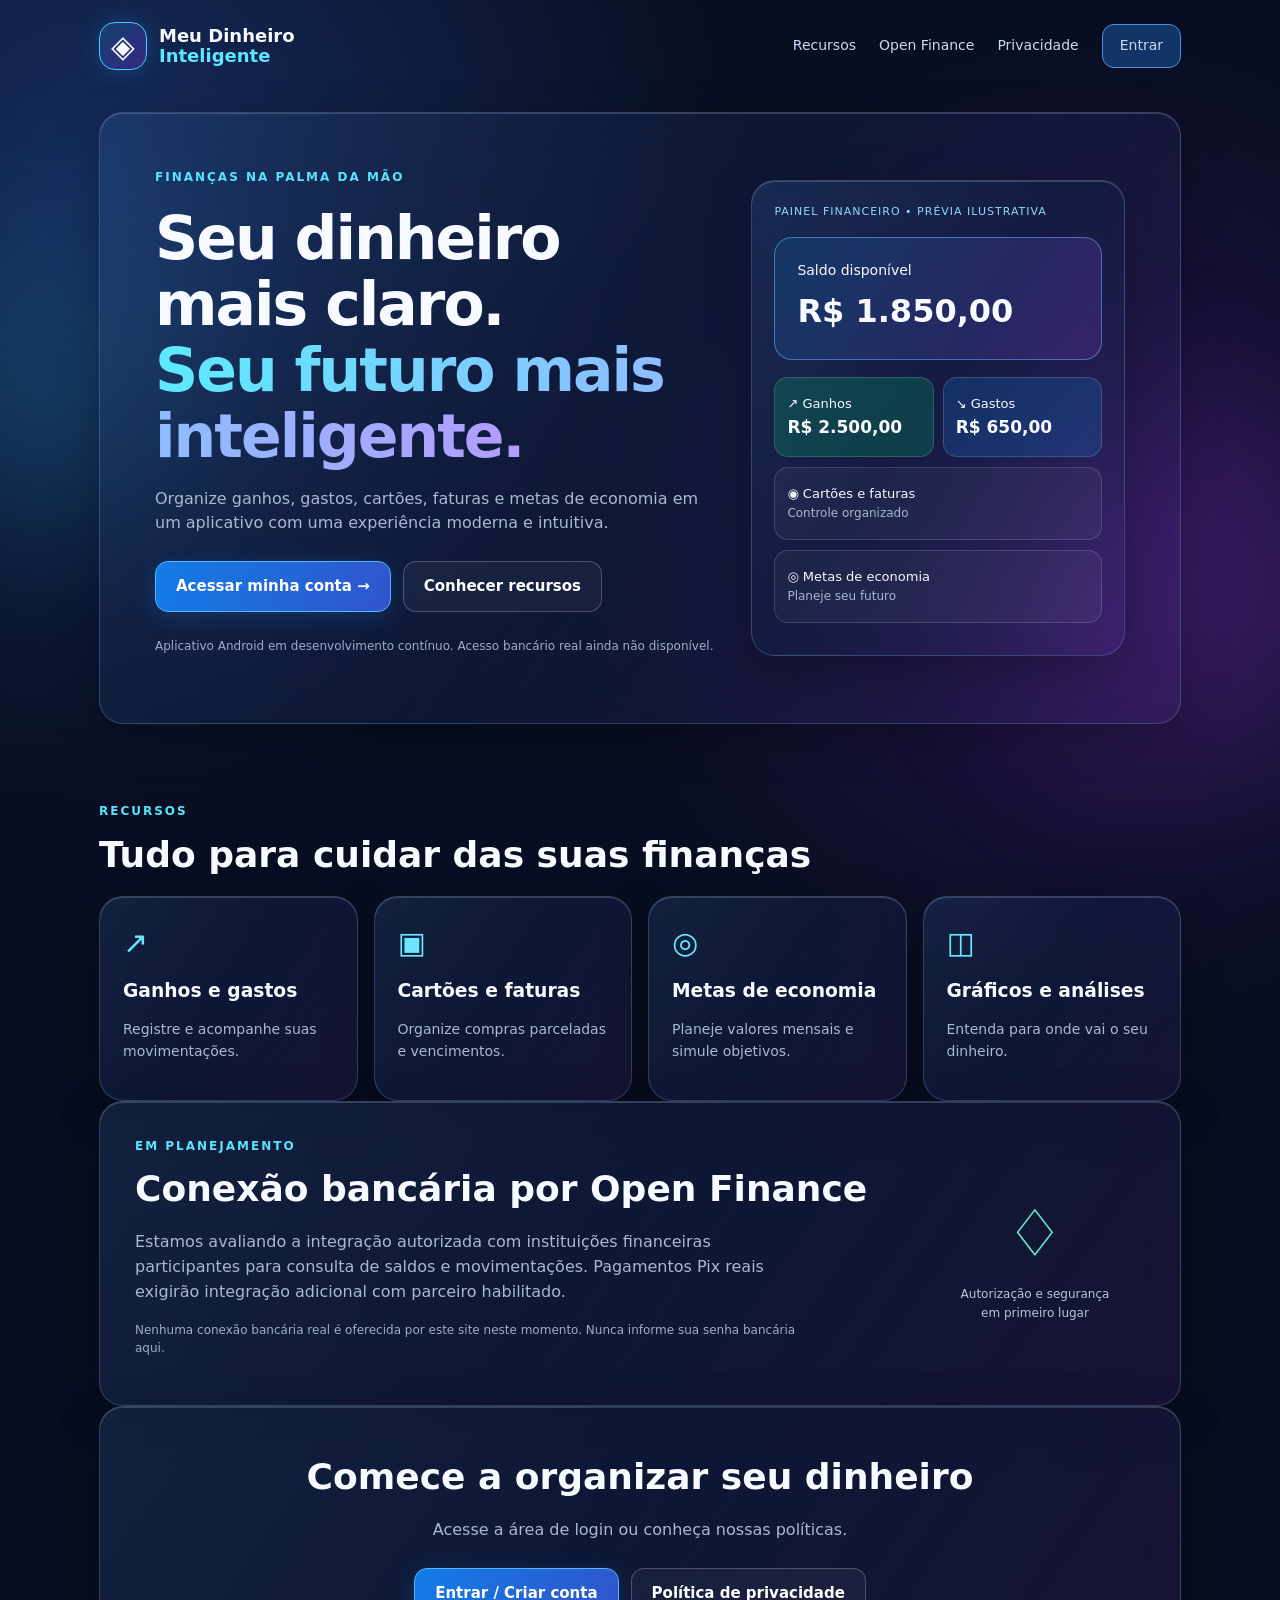
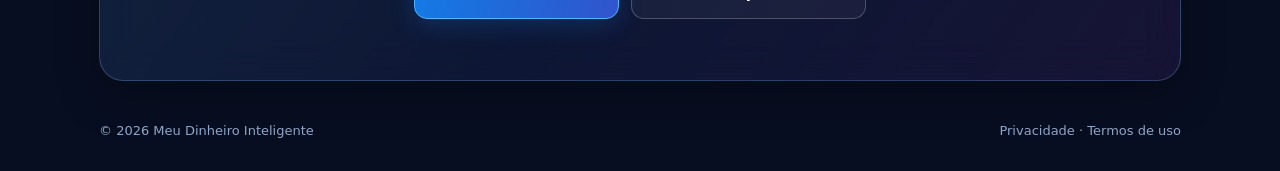
<file: index.html>
<!doctype html><html lang="pt-BR"><head><meta charset="utf-8"><meta name="viewport" content="width=device-width,initial-scale=1"><meta name="theme-color" content="#080f25"><meta name="description" content="Meu Dinheiro Inteligente: organize ganhos, gastos, cartões e metas em um só lugar."><title>Meu Dinheiro Inteligente | Site oficial</title><link rel="stylesheet" href="style.css"></head><body><div class="orb orb1"></div><div class="orb orb2"></div><header class="wrap top"><a class="brand" href="index.html"><span class="logo">◈</span><span>Meu Dinheiro<br><b>Inteligente</b></span></a><nav><a href="#recursos">Recursos</a><a href="#openfinance">Open Finance</a><a href="privacidade.html">Privacidade</a><a class="navlogin" href="login.html">Entrar</a></nav></header><main class="wrap"><section class="hero glass"><div><div class="eyebrow">FINANÇAS NA PALMA DA MÃO</div><h1>Seu dinheiro mais claro.<br><em>Seu futuro mais inteligente.</em></h1><p>Organize ganhos, gastos, cartões, faturas e metas de economia em um aplicativo com uma experiência moderna e intuitiva.</p><div class="actions"><a class="btn" href="login.html">Acessar minha conta →</a><a class="btn secondary" href="#recursos">Conhecer recursos</a></div><p class="small">Aplicativo Android em desenvolvimento contínuo. Acesso bancário real ainda não disponível.</p></div><div class="preview glass"><div class="tiny">PAINEL FINANCEIRO • PRÉVIA ILUSTRATIVA</div><div class="balance">Saldo disponível<strong>R$ 1.850,00</strong></div><div class="two"><div class="tile green">↗ Ganhos<strong>R$ 2.500,00</strong></div><div class="tile blue">↘ Gastos<strong>R$ 650,00</strong></div></div><div class="tile">◉ Cartões e faturas <span>Controle organizado</span></div><div class="tile">◎ Metas de economia <span>Planeje seu futuro</span></div></div></section><section id="recursos" class="section"><div class="eyebrow">RECURSOS</div><h2>Tudo para cuidar das suas finanças</h2><div class="features"><article class="glass"><div class="emoji">↗</div><h3>Ganhos e gastos</h3><p>Registre e acompanhe suas movimentações.</p></article><article class="glass"><div class="emoji">▣</div><h3>Cartões e faturas</h3><p>Organize compras parceladas e vencimentos.</p></article><article class="glass"><div class="emoji">◎</div><h3>Metas de economia</h3><p>Planeje valores mensais e simule objetivos.</p></article><article class="glass"><div class="emoji">◫</div><h3>Gráficos e análises</h3><p>Entenda para onde vai o seu dinheiro.</p></article></div></section><section id="openfinance" class="section glass info"><div><div class="eyebrow">EM PLANEJAMENTO</div><h2>Conexão bancária por Open Finance</h2><p>Estamos avaliando a integração autorizada com instituições financeiras participantes para consulta de saldos e movimentações. Pagamentos Pix reais exigirão integração adicional com parceiro habilitado.</p><p class="small">Nenhuma conexão bancária real é oferecida por este site neste momento. Nunca informe sua senha bancária aqui.</p></div><div class="shield">♢<small>Autorização e segurança<br>em primeiro lugar</small></div></section><section class="section cta glass"><h2>Comece a organizar seu dinheiro</h2><p>Acesse a área de login ou conheça nossas políticas.</p><div class="actions center"><a class="btn" href="login.html">Entrar / Criar conta</a><a class="btn secondary" href="privacidade.html">Política de privacidade</a></div></section></main><footer class="wrap"><span>© <span id="year"></span> Meu Dinheiro Inteligente</span><span><a href="privacidade.html">Privacidade</a> · <a href="termos.html">Termos de uso</a></span></footer><script>document.getElementById('year').textContent=new Date().getFullYear()</script></body></html>
</file>
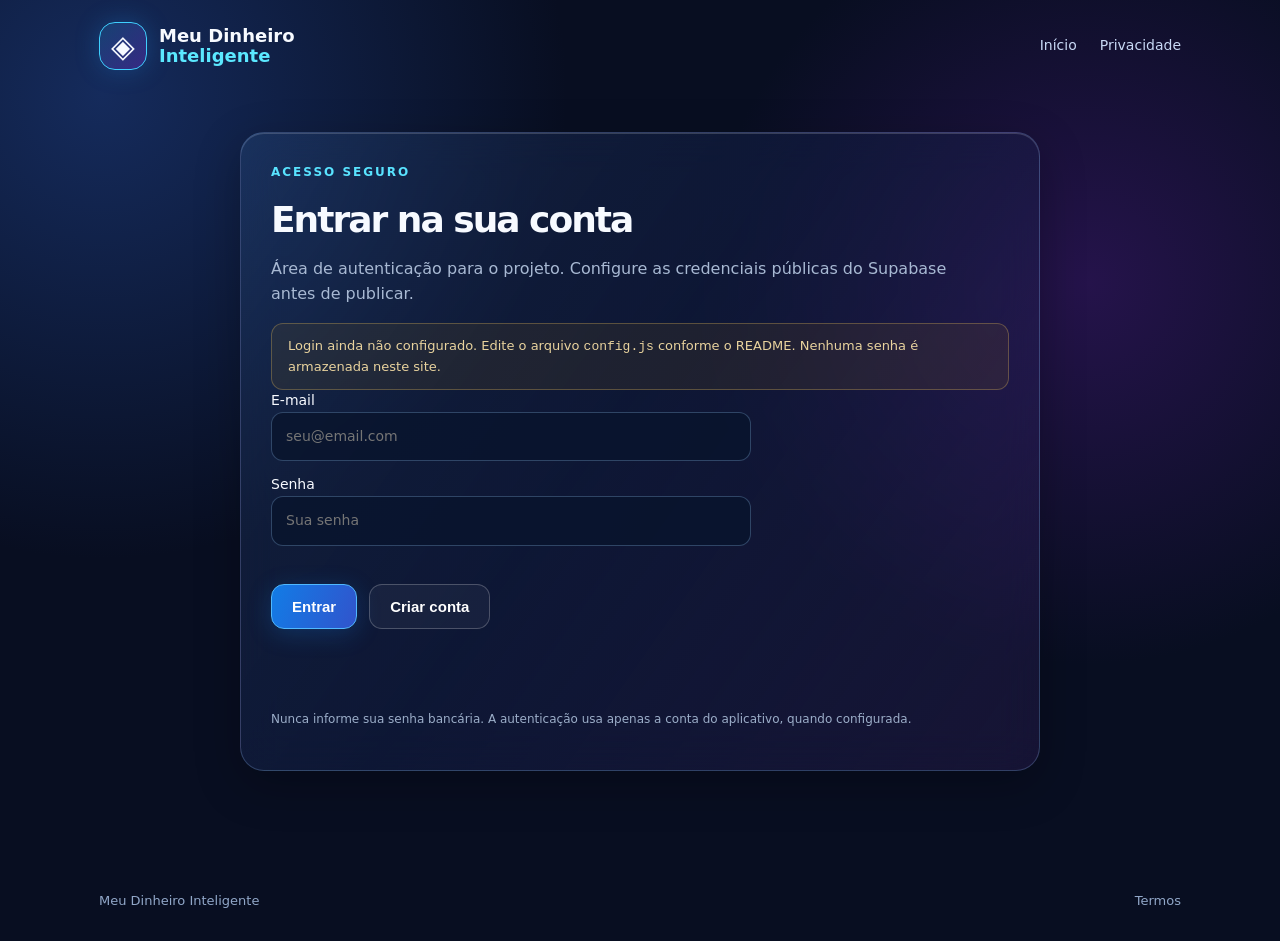
<file: login.html>
<!doctype html><html lang="pt-BR"><head><meta charset="utf-8"><meta name="viewport" content="width=device-width,initial-scale=1"><title>Entrar | Meu Dinheiro Inteligente</title><link rel="stylesheet" href="style.css"></head><body><header class="wrap top"><a class="brand" href="index.html"><span class="logo">◈</span><span>Meu Dinheiro<br><b>Inteligente</b></span></a><nav><a href="index.html">Início</a><a href="privacidade.html">Privacidade</a></nav></header><main class="wrap"><section class="page glass"><div class="eyebrow">ACESSO SEGURO</div><h1>Entrar na sua conta</h1><p>Área de autenticação para o projeto. Configure as credenciais públicas do Supabase antes de publicar.</p><div class="warning" id="setup">Login ainda não configurado. Edite o arquivo <code>config.js</code> conforme o README. Nenhuma senha é armazenada neste site.</div><form class="form" id="authForm"><label>E-mail<input id="email" type="email" autocomplete="email" required placeholder="seu@email.com"></label><label>Senha<input id="password" type="password" autocomplete="current-password" required minlength="6" placeholder="Sua senha"></label><div class="actions"><button class="btn" id="signIn" type="submit">Entrar</button><button class="btn secondary" id="signUp" type="button">Criar conta</button></div></form><p id="status" class="message" role="status" aria-live="polite"></p><div id="logged" class="hide"><p>Você está autenticado. Esta página é apenas uma demonstração de acesso; o painel financeiro completo continua no aplicativo Android.</p><button class="btn secondary" id="logout">Sair</button></div><p class="small">Nunca informe sua senha bancária. A autenticação usa apenas a conta do aplicativo, quando configurada.</p></section></main><footer class="wrap"><span>Meu Dinheiro Inteligente</span><a href="termos.html">Termos</a></footer><script src="config.js"></script><script type="module" src="auth.js"></script></body></html>
</file>
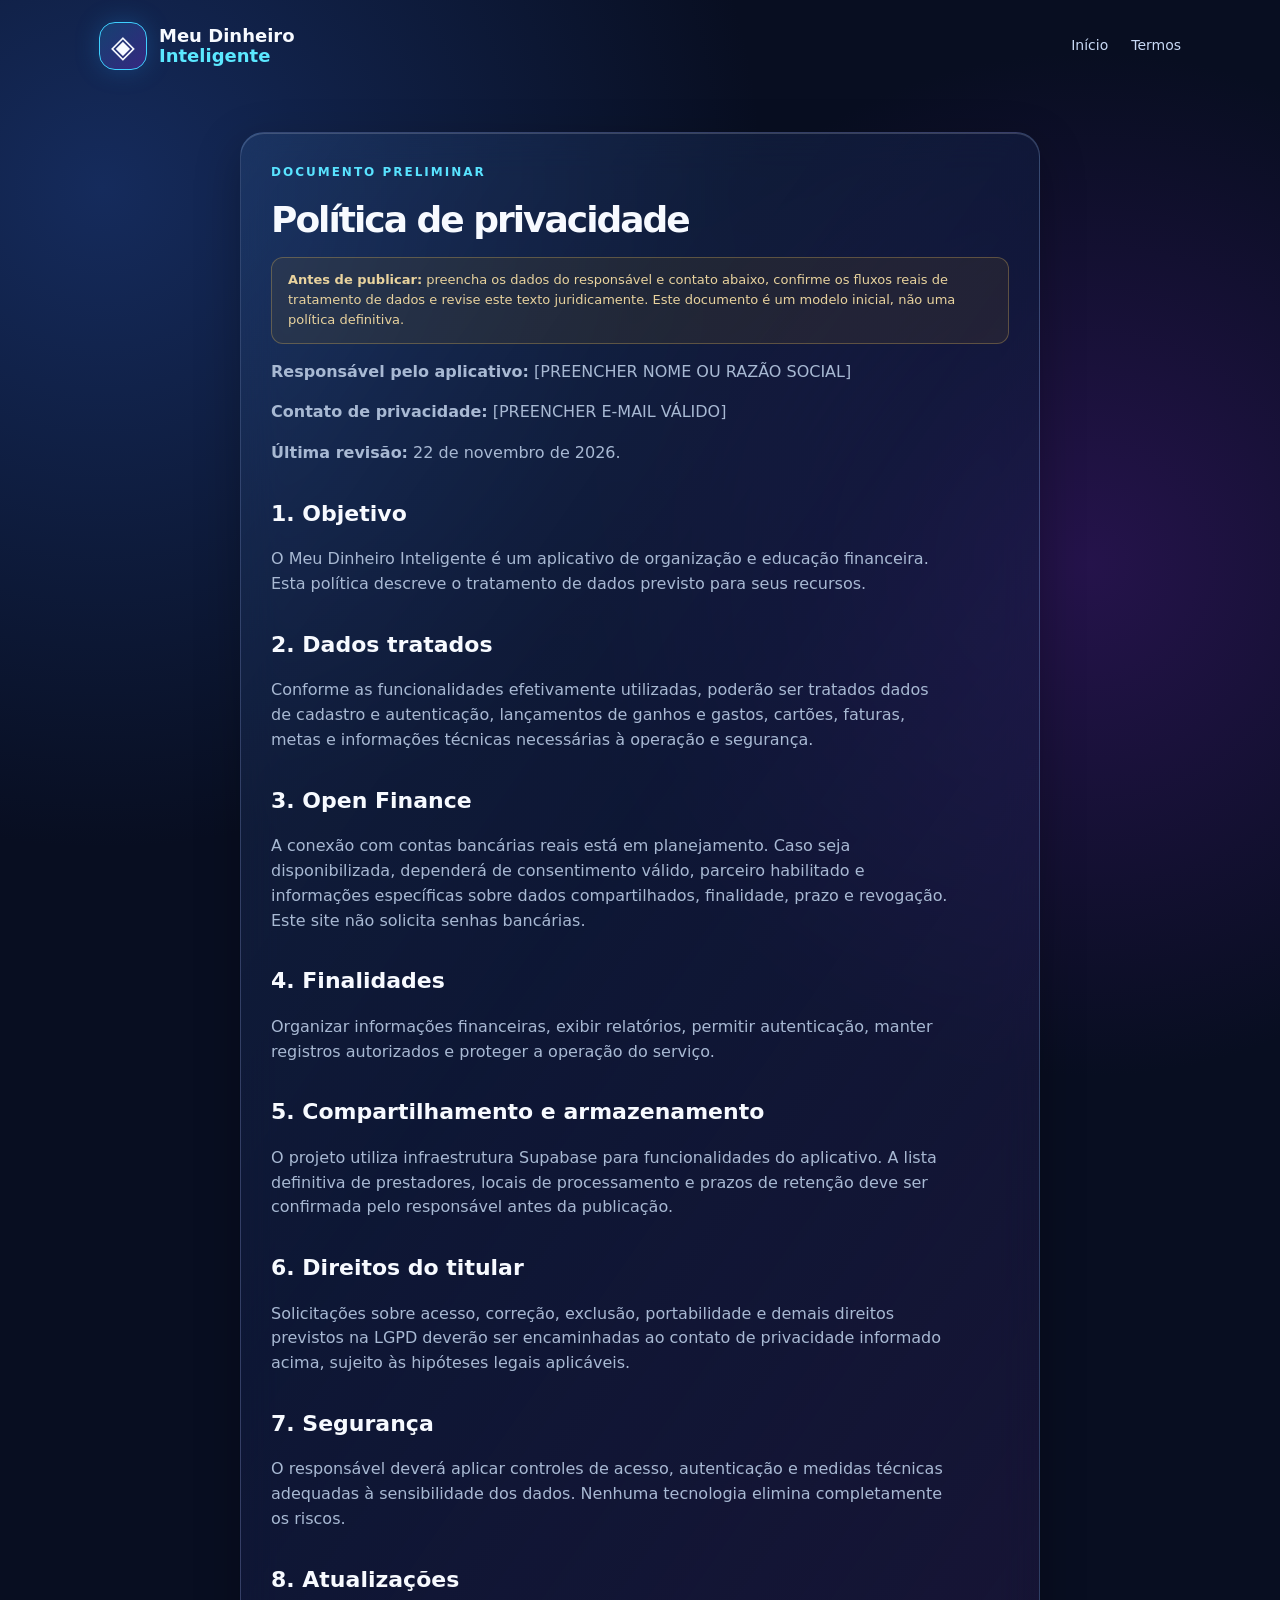
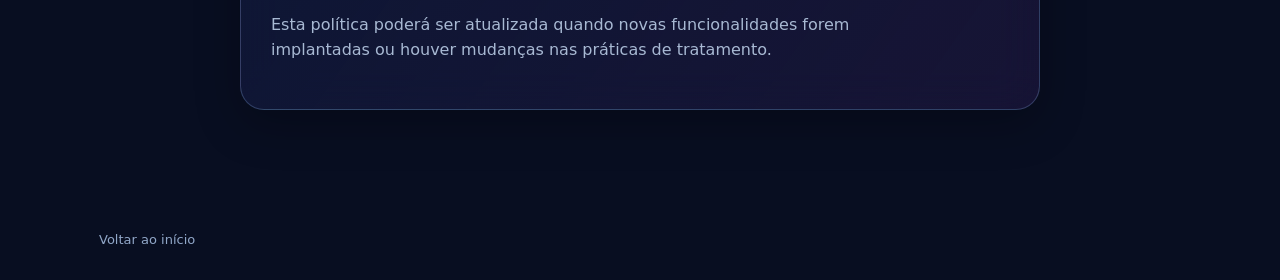
<file: privacidade.html>
<!doctype html><html lang="pt-BR"><head><meta charset="utf-8"><meta name="viewport" content="width=device-width,initial-scale=1"><title>Política de privacidade | Meu Dinheiro Inteligente</title><link rel="stylesheet" href="style.css"></head><body><header class="wrap top"><a class="brand" href="index.html"><span class="logo">◈</span><span>Meu Dinheiro<br><b>Inteligente</b></span></a><nav><a href="index.html">Início</a><a href="termos.html">Termos</a></nav></header><main class="wrap"><article class="page glass"><div class="eyebrow">DOCUMENTO PRELIMINAR</div><h1>Política de privacidade</h1><div class="warning"><strong>Antes de publicar:</strong> preencha os dados do responsável e contato abaixo, confirme os fluxos reais de tratamento de dados e revise este texto juridicamente. Este documento é um modelo inicial, não uma política definitiva.</div><p><strong>Responsável pelo aplicativo:</strong> [PREENCHER NOME OU RAZÃO SOCIAL]</p><p><strong>Contato de privacidade:</strong> [PREENCHER E-MAIL VÁLIDO]</p><p><strong>Última revisão:</strong> 22 de novembro de 2026.</p><h2>1. Objetivo</h2><p>O Meu Dinheiro Inteligente é um aplicativo de organização e educação financeira. Esta política descreve o tratamento de dados previsto para seus recursos.</p><h2>2. Dados tratados</h2><p>Conforme as funcionalidades efetivamente utilizadas, poderão ser tratados dados de cadastro e autenticação, lançamentos de ganhos e gastos, cartões, faturas, metas e informações técnicas necessárias à operação e segurança.</p><h2>3. Open Finance</h2><p>A conexão com contas bancárias reais está em planejamento. Caso seja disponibilizada, dependerá de consentimento válido, parceiro habilitado e informações específicas sobre dados compartilhados, finalidade, prazo e revogação. Este site não solicita senhas bancárias.</p><h2>4. Finalidades</h2><p>Organizar informações financeiras, exibir relatórios, permitir autenticação, manter registros autorizados e proteger a operação do serviço.</p><h2>5. Compartilhamento e armazenamento</h2><p>O projeto utiliza infraestrutura Supabase para funcionalidades do aplicativo. A lista definitiva de prestadores, locais de processamento e prazos de retenção deve ser confirmada pelo responsável antes da publicação.</p><h2>6. Direitos do titular</h2><p>Solicitações sobre acesso, correção, exclusão, portabilidade e demais direitos previstos na LGPD deverão ser encaminhadas ao contato de privacidade informado acima, sujeito às hipóteses legais aplicáveis.</p><h2>7. Segurança</h2><p>O responsável deverá aplicar controles de acesso, autenticação e medidas técnicas adequadas à sensibilidade dos dados. Nenhuma tecnologia elimina completamente os riscos.</p><h2>8. Atualizações</h2><p>Esta política poderá ser atualizada quando novas funcionalidades forem implantadas ou houver mudanças nas práticas de tratamento.</p></article></main><footer class="wrap"><a href="index.html">Voltar ao início</a></footer></body></html>
</file>
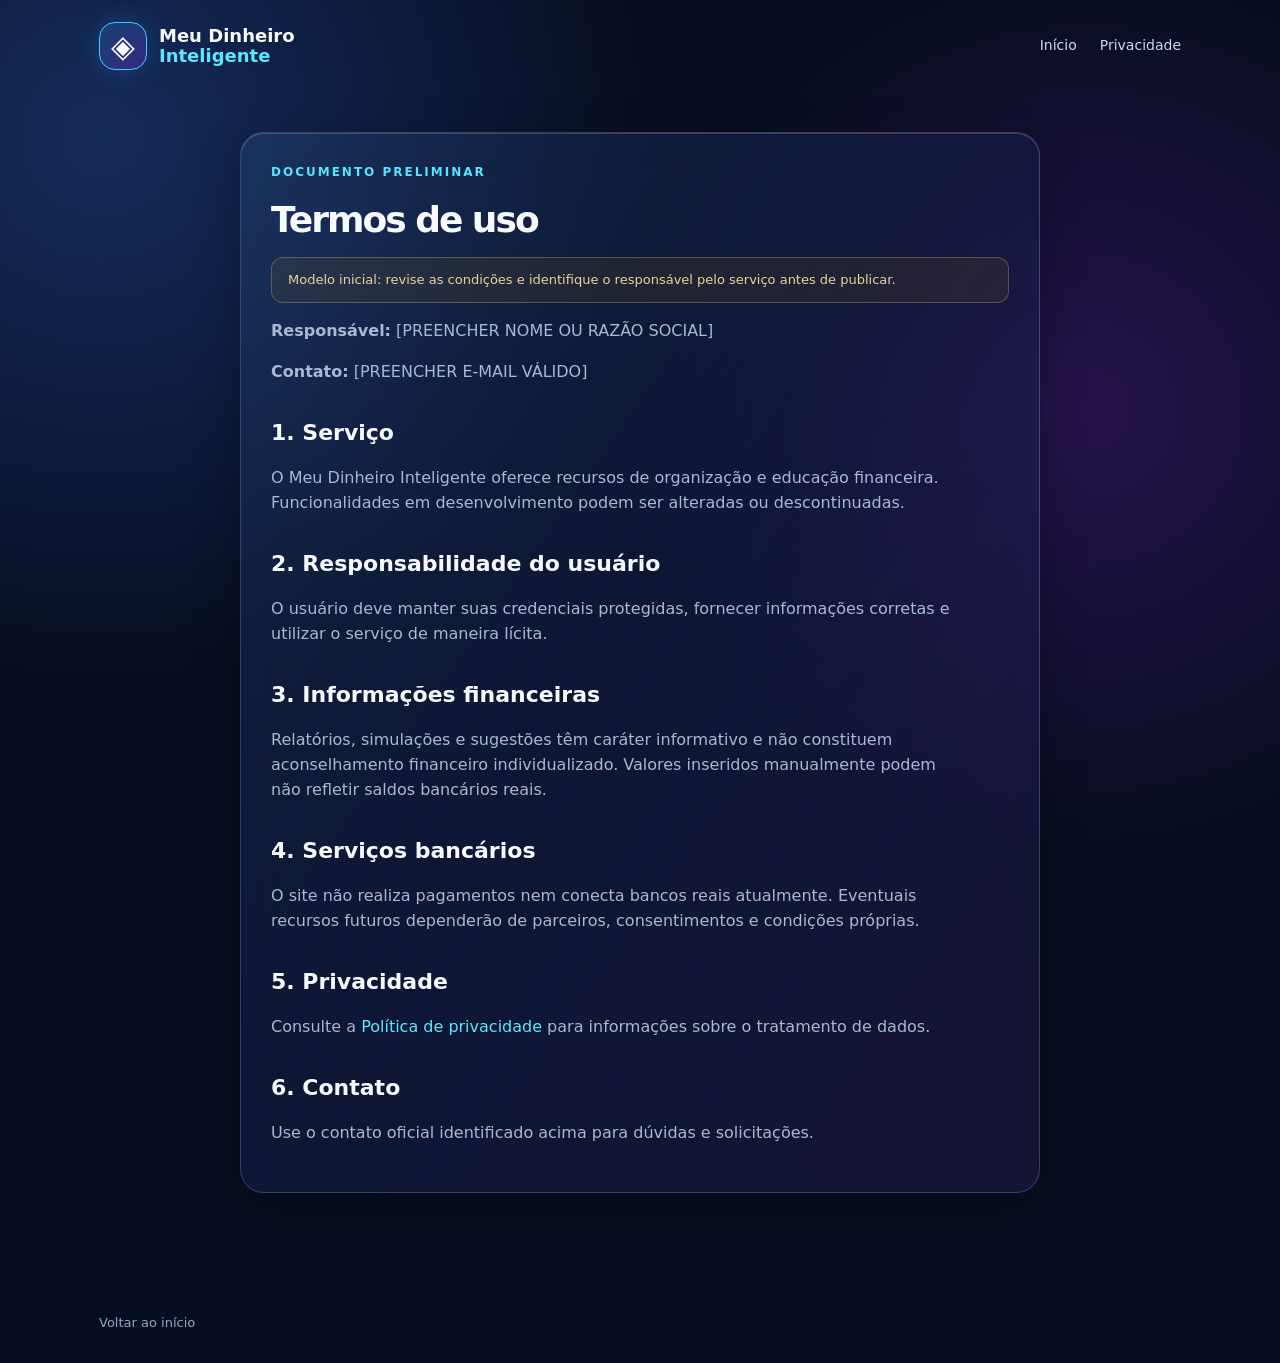
<file: termos.html>
<!doctype html><html lang="pt-BR"><head><meta charset="utf-8"><meta name="viewport" content="width=device-width,initial-scale=1"><title>Termos de uso | Meu Dinheiro Inteligente</title><link rel="stylesheet" href="style.css"></head><body><header class="wrap top"><a class="brand" href="index.html"><span class="logo">◈</span><span>Meu Dinheiro<br><b>Inteligente</b></span></a><nav><a href="index.html">Início</a><a href="privacidade.html">Privacidade</a></nav></header><main class="wrap"><article class="page glass"><div class="eyebrow">DOCUMENTO PRELIMINAR</div><h1>Termos de uso</h1><div class="warning">Modelo inicial: revise as condições e identifique o responsável pelo serviço antes de publicar.</div><p><strong>Responsável:</strong> [PREENCHER NOME OU RAZÃO SOCIAL]</p><p><strong>Contato:</strong> [PREENCHER E-MAIL VÁLIDO]</p><h2>1. Serviço</h2><p>O Meu Dinheiro Inteligente oferece recursos de organização e educação financeira. Funcionalidades em desenvolvimento podem ser alteradas ou descontinuadas.</p><h2>2. Responsabilidade do usuário</h2><p>O usuário deve manter suas credenciais protegidas, fornecer informações corretas e utilizar o serviço de maneira lícita.</p><h2>3. Informações financeiras</h2><p>Relatórios, simulações e sugestões têm caráter informativo e não constituem aconselhamento financeiro individualizado. Valores inseridos manualmente podem não refletir saldos bancários reais.</p><h2>4. Serviços bancários</h2><p>O site não realiza pagamentos nem conecta bancos reais atualmente. Eventuais recursos futuros dependerão de parceiros, consentimentos e condições próprias.</p><h2>5. Privacidade</h2><p>Consulte a <a href="privacidade.html" style="color:#5be8ff">Política de privacidade</a> para informações sobre o tratamento de dados.</p><h2>6. Contato</h2><p>Use o contato oficial identificado acima para dúvidas e solicitações.</p></article></main><footer class="wrap"><a href="index.html">Voltar ao início</a></footer></body></html>
</file>
<file: style.css>
:root{color-scheme:dark;--text:#f7faff;--muted:#a8b9d3;--cyan:#59e3ff;--border:rgba(155,198,255,.24)}*{box-sizing:border-box}html{scroll-behavior:smooth}body{margin:0;min-height:100vh;background:radial-gradient(circle at 8% 10%,#152b5c 0,transparent 32%),radial-gradient(circle at 85% 30%,#25134b 0,transparent 30%),#080e21;color:var(--text);font-family:Inter,ui-sans-serif,system-ui,Segoe UI,Arial,sans-serif;line-height:1.55;overflow-x:hidden}.wrap{max-width:1130px;margin:auto;padding-left:24px;padding-right:24px}.orb{position:fixed;filter:blur(85px);opacity:.15;border-radius:50%;pointer-events:none;z-index:-1}.orb1{width:300px;height:300px;background:#2ed9ff;top:25%;left:-100px}.orb2{width:380px;height:380px;background:#b647ff;right:-100px;top:45%}.top{display:flex;align-items:center;justify-content:space-between;gap:20px;padding-top:22px;padding-bottom:22px}.brand{display:flex;align-items:center;gap:12px;font-size:18px;line-height:1.1;font-weight:750}.brand b{color:#5be8ff}.logo{width:48px;height:48px;border:1px solid #3fcfff;border-radius:16px;display:grid;place-items:center;font-size:31px;background:linear-gradient(135deg,#164f81aa,#6b2bc866);box-shadow:0 0 25px #2189e04a}a{color:inherit;text-decoration:none}nav{display:flex;align-items:center;gap:23px}nav a{font-size:14px;color:#c8d9f5}nav a:hover{color:white}.navlogin{padding:10px 17px;border-radius:12px;border:1px solid #4d8ee0;background:#123466}.glass{border:1px solid var(--border);background:linear-gradient(125deg,rgba(63,116,180,.20),rgba(17,28,64,.65) 46%,rgba(107,57,168,.15));box-shadow:inset 0 1px 0 #ffffff2b,0 14px 45px #0004;backdrop-filter:blur(20px);-webkit-backdrop-filter:blur(20px);border-radius:24px}.hero{padding:clamp(25px,5vw,55px);display:grid;grid-template-columns:1.2fr .8fr;align-items:center;gap:36px;margin-top:20px}.eyebrow{color:#59e3ff;font-size:12px;font-weight:800;letter-spacing:2px}h1{font-size:clamp(34px,5vw,60px);line-height:1.1;letter-spacing:-2px;margin:18px 0}h1 em{font-style:normal;background:linear-gradient(90deg,#5ceaff,#b39cff);background-clip:text;-webkit-background-clip:text;color:transparent}h2{font-size:clamp(25px,3vw,36px);line-height:1.2;margin:12px 0 20px}h3{margin:10px 0}p{color:var(--muted);max-width:680px}.actions{display:flex;gap:12px;flex-wrap:wrap;margin:25px 0}.btn{display:inline-flex;align-items:center;justify-content:center;border:1px solid #50b8ff;background:linear-gradient(110deg,#127ce6,#3154cc);border-radius:13px;padding:13px 20px;color:white;font-weight:700;cursor:pointer;font-size:15px;box-shadow:0 5px 24px #168cff36}.btn.secondary{background:#ffffff0b;border-color:#ffffff38;box-shadow:none}.btn:hover{filter:brightness(1.14)}.small{font-size:12px;color:#9caec9}.preview{padding:22px;max-width:390px;width:100%;margin:auto}.tiny{font-size:11px;letter-spacing:1px;color:#8fdaf8}.balance{margin:17px 0;padding:22px;border:1px solid #70bfff7c;border-radius:18px;background:linear-gradient(120deg,#124c8077,#6b34a955);font-size:14px}.balance strong{display:block;font-size:32px;margin-top:5px}.two{display:grid;grid-template-columns:1fr 1fr;gap:9px}.tile{padding:16px 12px;border-radius:14px;background:#ffffff0b;border:1px solid #ffffff26;font-size:13px;margin-bottom:10px}.tile strong{display:block;font-size:17px}.tile span{display:block;color:#a5b8d5;font-size:12px}.tile.green{background:#00ac6540}.tile.blue{background:#1679d63d}.section{padding-top:78px}.features{display:grid;grid-template-columns:repeat(4,1fr);gap:16px}.features article{padding:23px}.features p{font-size:14px}.emoji{font-size:30px;color:#6be6ff}.info{padding:35px;display:flex;justify-content:space-between;align-items:center;gap:30px}.shield{font-size:65px;text-align:center;color:#66e5cf;min-width:220px}.shield small{display:block;font-size:12px;color:#b4c9d9}.cta{text-align:center;padding:36px}.cta p{margin:auto}.center{justify-content:center}footer{display:flex;justify-content:space-between;gap:15px;flex-wrap:wrap;padding-top:40px;padding-bottom:30px;color:#91a7c8;font-size:13px}.page{max-width:800px;margin:40px auto 80px;padding:30px}.page h1{font-size:36px}.page h2{font-size:22px;margin-top:35px}.page li{margin:9px 0;color:#b7c9e0}.form{display:grid;gap:13px;max-width:480px}.form label{font-size:14px}.form input{width:100%;padding:13px 14px;border:1px solid #7eabd654;border-radius:12px;background:#09152dcc;color:white;font:inherit}.form input:focus{outline:2px solid #6bd5f0}.message{min-height:24px;color:#8df4ce}.warning{padding:12px 16px;border:1px solid #d4b25c55;border-radius:12px;background:#8d681622;color:#e9d39e;font-size:13px}.hide{display:none}@media(max-width:780px){.hero{grid-template-columns:1fr}.features{grid-template-columns:repeat(2,1fr)}.info{flex-direction:column;align-items:flex-start}nav{gap:12px;flex-wrap:wrap}nav a{font-size:12px}}@media(max-width:470px){.top{align-items:flex-start;flex-direction:column}.features{grid-template-columns:1fr}.two{grid-template-columns:1fr}.page{margin:20px 15px;padding:20px}.wrap{padding-left:15px;padding-right:15px}}
</file>
